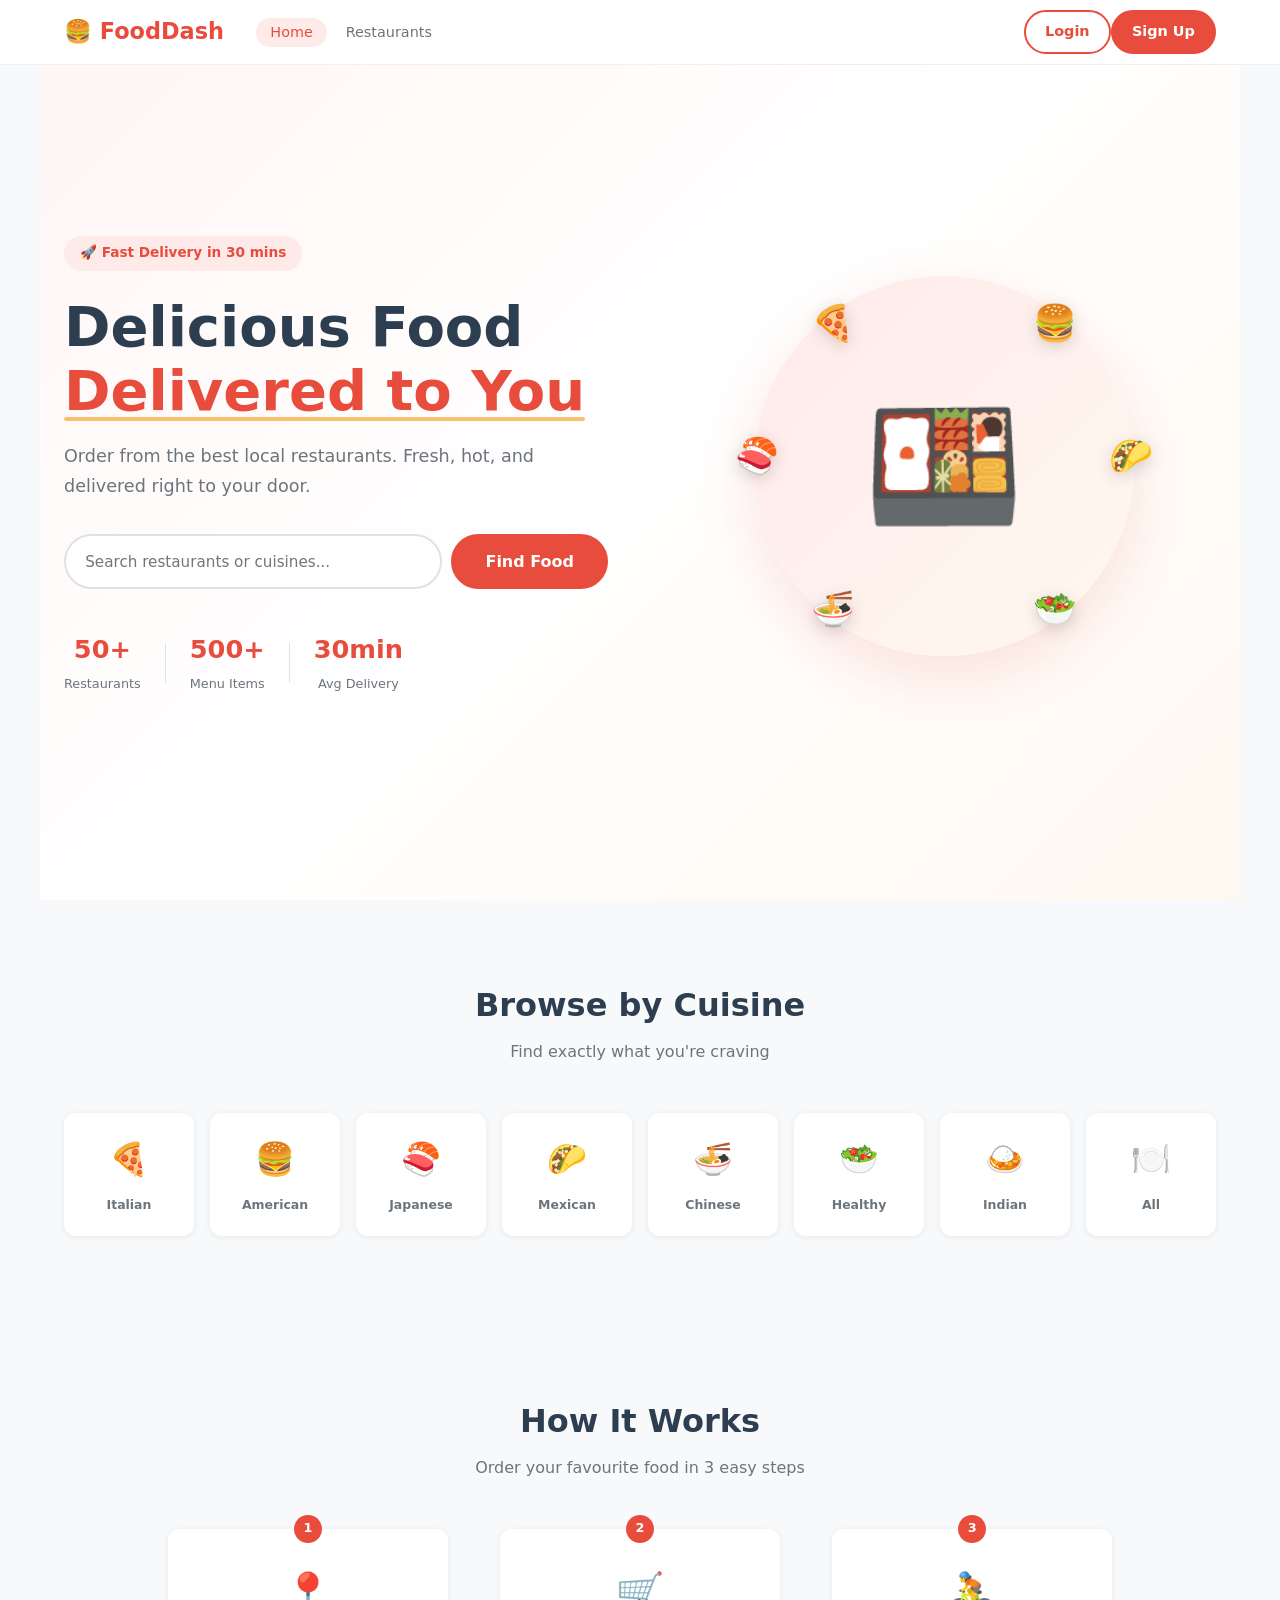
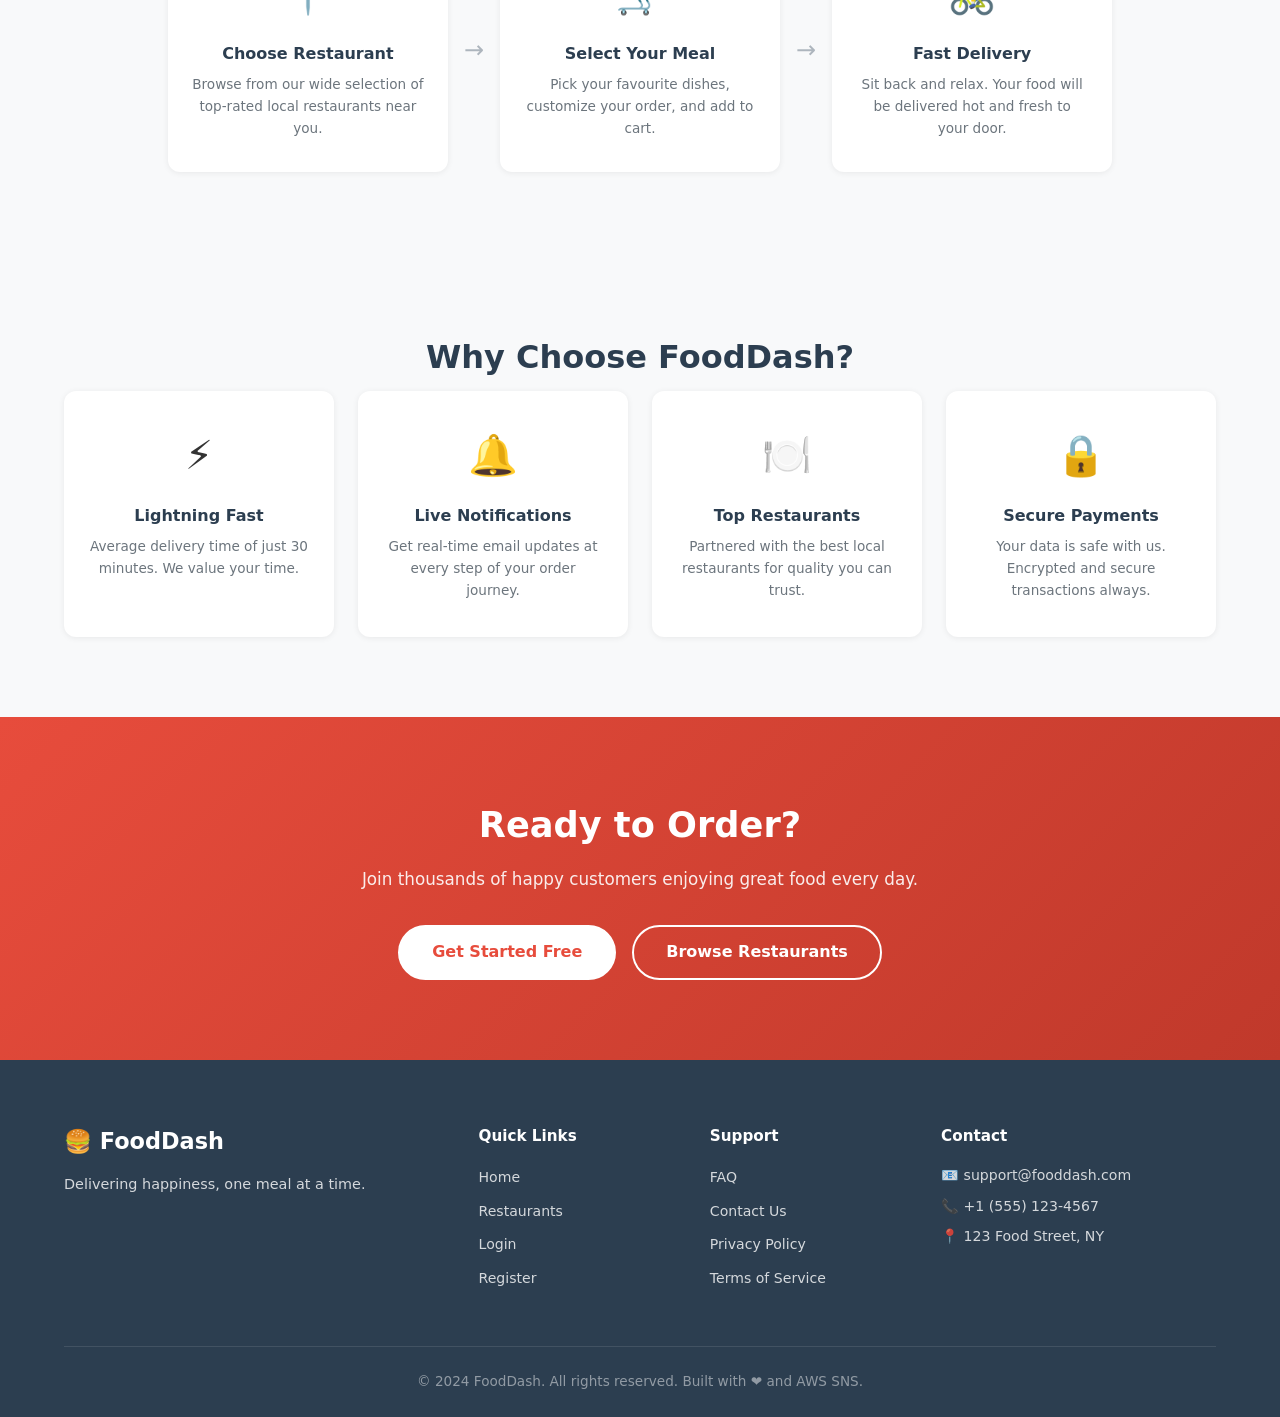
<file: src/main/resources/static/index.html>
<!DOCTYPE html>
<html lang="en">
<head>
    <meta charset="UTF-8">
    <meta name="viewport" content="width=device-width, initial-scale=1.0">
    <title>FoodDash — Fast Food Delivery</title>
    <link rel="stylesheet" href="css/main.css">
    <link rel="stylesheet" href="css/home.css">
</head>
<body>

<!-- ── NAVBAR ─────────────────────────────────────────────────────────────── -->
<nav class="navbar" id="navbar">
    <div class="nav-container">
        <a href="index.html" class="nav-logo">🍔 FoodDash</a>
        <ul class="nav-menu" id="navMenu">
            <li><a href="index.html" class="nav-link active">Home</a></li>
            <li><a href="pages/restaurants.html" class="nav-link">Restaurants</a></li>
            <li><a href="pages/orders.html" class="nav-link" id="ordersNavLink" style="display:none">My Orders</a></li>
        </ul>
        <div class="nav-actions">
            <div id="guestActions">
                <a href="pages/login.html" class="btn btn-outline">Login</a>
                <a href="pages/register.html" class="btn btn-primary">Sign Up</a>
            </div>
            <div id="userActions" style="display:none">
                <span class="nav-user" id="navUserName"></span>
                <a href="pages/orders.html" class="btn btn-outline">My Orders</a>
                <button class="btn btn-danger" onclick="logout()">Logout</button>
            </div>
        </div>
        <button class="hamburger" id="hamburger" onclick="toggleMenu()">☰</button>
    </div>
</nav>

<!-- ── HERO ───────────────────────────────────────────────────────────────── -->
<section class="hero">
    <div class="hero-content">
        <div class="hero-badge">🚀 Fast Delivery in 30 mins</div>
        <h1 class="hero-title">
            Delicious Food<br>
            <span class="hero-highlight">Delivered to You</span>
        </h1>
        <p class="hero-subtitle">
            Order from the best local restaurants. Fresh, hot, and delivered right to your door.
        </p>
        <div class="hero-search">
            <input type="text" id="heroSearch" placeholder="Search restaurants or cuisines..." class="search-input">
            <a href="pages/restaurants.html" class="btn btn-primary btn-lg" id="heroSearchBtn">Find Food</a>
        </div>
        <div class="hero-stats">
            <div class="stat"><span class="stat-num">50+</span><span class="stat-label">Restaurants</span></div>
            <div class="stat-divider"></div>
            <div class="stat"><span class="stat-num">500+</span><span class="stat-label">Menu Items</span></div>
            <div class="stat-divider"></div>
            <div class="stat"><span class="stat-num">30min</span><span class="stat-label">Avg Delivery</span></div>
        </div>
    </div>
    <div class="hero-image">
        <div class="hero-food-card">
            <div class="food-float food-1">🍕</div>
            <div class="food-float food-2">🍔</div>
            <div class="food-float food-3">🍣</div>
            <div class="food-float food-4">🌮</div>
            <div class="food-float food-5">🍜</div>
            <div class="food-float food-6">🥗</div>
            <div class="hero-bowl">🍱</div>
        </div>
    </div>
</section>

<!-- ── CATEGORIES ─────────────────────────────────────────────────────────── -->
<section class="section">
    <div class="container">
        <h2 class="section-title">Browse by Cuisine</h2>
        <p class="section-subtitle">Find exactly what you're craving</p>
        <div class="categories-grid">
            <a href="pages/restaurants.html?cuisine=Italian" class="category-card">
                <div class="category-icon">🍕</div>
                <span>Italian</span>
            </a>
            <a href="pages/restaurants.html?cuisine=American" class="category-card">
                <div class="category-icon">🍔</div>
                <span>American</span>
            </a>
            <a href="pages/restaurants.html?cuisine=Japanese" class="category-card">
                <div class="category-icon">🍣</div>
                <span>Japanese</span>
            </a>
            <a href="pages/restaurants.html?cuisine=Mexican" class="category-card">
                <div class="category-icon">🌮</div>
                <span>Mexican</span>
            </a>
            <a href="pages/restaurants.html?cuisine=Chinese" class="category-card">
                <div class="category-icon">🍜</div>
                <span>Chinese</span>
            </a>
            <a href="pages/restaurants.html?cuisine=Healthy" class="category-card">
                <div class="category-icon">🥗</div>
                <span>Healthy</span>
            </a>
            <a href="pages/restaurants.html?cuisine=Indian" class="category-card">
                <div class="category-icon">🍛</div>
                <span>Indian</span>
            </a>
            <a href="pages/restaurants.html" class="category-card">
                <div class="category-icon">🍽️</div>
                <span>All</span>
            </a>
        </div>
    </div>
</section>

<!-- ── HOW IT WORKS ────────────────────────────────────────────────────────── -->
<section class="section section-gray">
    <div class="container">
        <h2 class="section-title">How It Works</h2>
        <p class="section-subtitle">Order your favourite food in 3 easy steps</p>
        <div class="steps-grid">
            <div class="step-card">
                <div class="step-number">1</div>
                <div class="step-icon">📍</div>
                <h3>Choose Restaurant</h3>
                <p>Browse from our wide selection of top-rated local restaurants near you.</p>
            </div>
            <div class="step-arrow">→</div>
            <div class="step-card">
                <div class="step-number">2</div>
                <div class="step-icon">🛒</div>
                <h3>Select Your Meal</h3>
                <p>Pick your favourite dishes, customize your order, and add to cart.</p>
            </div>
            <div class="step-arrow">→</div>
            <div class="step-card">
                <div class="step-number">3</div>
                <div class="step-icon">🚴</div>
                <h3>Fast Delivery</h3>
                <p>Sit back and relax. Your food will be delivered hot and fresh to your door.</p>
            </div>
        </div>
    </div>
</section>

<!-- ── FEATURES ───────────────────────────────────────────────────────────── -->
<section class="section">
    <div class="container">
        <h2 class="section-title">Why Choose FoodDash?</h2>
        <div class="features-grid">
            <div class="feature-card">
                <div class="feature-icon">⚡</div>
                <h3>Lightning Fast</h3>
                <p>Average delivery time of just 30 minutes. We value your time.</p>
            </div>
            <div class="feature-card">
                <div class="feature-icon">🔔</div>
                <h3>Live Notifications</h3>
                <p>Get real-time email updates at every step of your order journey.</p>
            </div>
            <div class="feature-card">
                <div class="feature-icon">🍽️</div>
                <h3>Top Restaurants</h3>
                <p>Partnered with the best local restaurants for quality you can trust.</p>
            </div>
            <div class="feature-card">
                <div class="feature-icon">🔒</div>
                <h3>Secure Payments</h3>
                <p>Your data is safe with us. Encrypted and secure transactions always.</p>
            </div>
        </div>
    </div>
</section>

<!-- ── CTA ────────────────────────────────────────────────────────────────── -->
<section class="cta-section">
    <div class="container">
        <div class="cta-content">
            <h2>Ready to Order?</h2>
            <p>Join thousands of happy customers enjoying great food every day.</p>
            <div class="cta-buttons">
                <a href="pages/register.html" class="btn btn-white btn-lg">Get Started Free</a>
                <a href="pages/restaurants.html" class="btn btn-outline-white btn-lg">Browse Restaurants</a>
            </div>
        </div>
    </div>
</section>

<!-- ── FOOTER ─────────────────────────────────────────────────────────────── -->
<footer class="footer">
    <div class="container">
        <div class="footer-grid">
            <div class="footer-brand">
                <div class="footer-logo">🍔 FoodDash</div>
                <p>Delivering happiness, one meal at a time.</p>
            </div>
            <div class="footer-links">
                <h4>Quick Links</h4>
                <ul>
                    <li><a href="index.html">Home</a></li>
                    <li><a href="pages/restaurants.html">Restaurants</a></li>
                    <li><a href="pages/login.html">Login</a></li>
                    <li><a href="pages/register.html">Register</a></li>
                </ul>
            </div>
            <div class="footer-links">
                <h4>Support</h4>
                <ul>
                    <li><a href="#">FAQ</a></li>
                    <li><a href="#">Contact Us</a></li>
                    <li><a href="#">Privacy Policy</a></li>
                    <li><a href="#">Terms of Service</a></li>
                </ul>
            </div>
            <div class="footer-contact">
                <h4>Contact</h4>
                <p>📧 support@fooddash.com</p>
                <p>📞 +1 (555) 123-4567</p>
                <p>📍 123 Food Street, NY</p>
            </div>
        </div>
        <div class="footer-bottom">
            <p>© 2024 FoodDash. All rights reserved. Built with ❤️ and AWS SNS.</p>
        </div>
    </div>
</footer>

<script src="js/auth.js"></script>
<script>
    // Navbar scroll effect
    window.addEventListener('scroll', () => {
        document.getElementById('navbar').classList.toggle('scrolled', window.scrollY > 50);
    });

    // Hero search redirect
    document.getElementById('heroSearch').addEventListener('keypress', (e) => {
        if (e.key === 'Enter') {
            const q = e.target.value.trim();
            if (q) window.location.href = `pages/restaurants.html?search=${encodeURIComponent(q)}`;
        }
    });

    document.getElementById('heroSearchBtn').addEventListener('click', () => {
        const q = document.getElementById('heroSearch').value.trim();
        if (q) window.location.href = `pages/restaurants.html?search=${encodeURIComponent(q)}`;
        else window.location.href = 'pages/restaurants.html';
    });

    function toggleMenu() {
        document.getElementById('navMenu').classList.toggle('open');
    }

    function logout() {
        localStorage.removeItem('token');
        localStorage.removeItem('user');
        window.location.reload();
    }
</script>
</body>
</html>
</file>
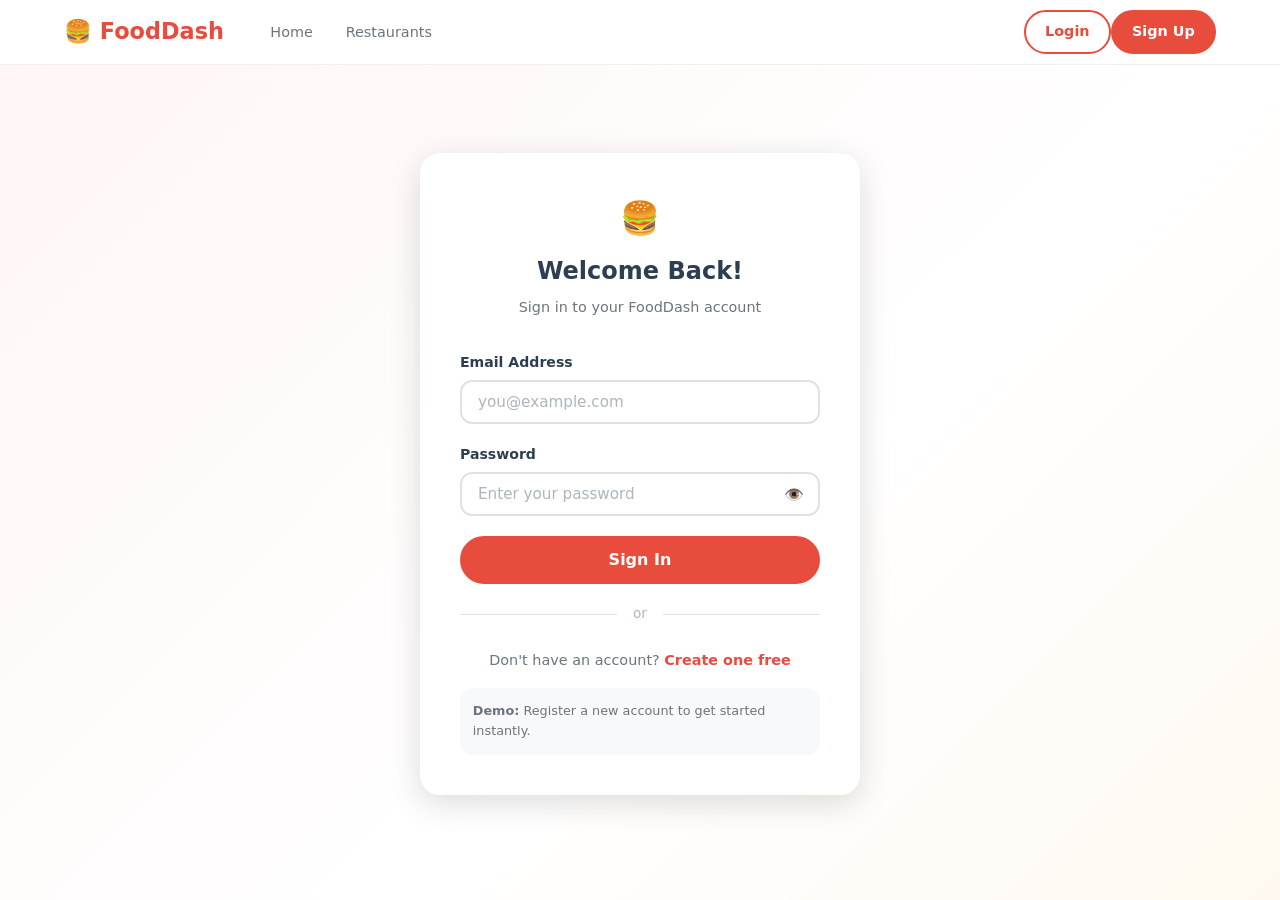
<file: src/main/resources/static/pages/login.html>
<!DOCTYPE html>
<html lang="en">
<head>
    <meta charset="UTF-8">
    <meta name="viewport" content="width=device-width, initial-scale=1.0">
    <title>Login — FoodDash</title>
    <link rel="stylesheet" href="../css/main.css">
    <link rel="stylesheet" href="../css/pages.css">
</head>
<body>

<!-- NAVBAR -->
<nav class="navbar" id="navbar">
    <div class="nav-container">
        <a href="../index.html" class="nav-logo">🍔 FoodDash</a>
        <ul class="nav-menu" id="navMenu">
            <li><a href="../index.html" class="nav-link">Home</a></li>
            <li><a href="restaurants.html" class="nav-link">Restaurants</a></li>
        </ul>
        <div class="nav-actions">
            <div id="guestActions">
                <a href="login.html" class="btn btn-outline active">Login</a>
                <a href="register.html" class="btn btn-primary">Sign Up</a>
            </div>
            <div id="userActions" style="display:none">
                <span class="nav-user" id="navUserName"></span>
                <button class="btn btn-danger" onclick="logout()">Logout</button>
            </div>
        </div>
        <button class="hamburger" onclick="toggleMenu()">☰</button>
    </div>
</nav>

<!-- LOGIN FORM -->
<div class="auth-page">
    <div class="auth-card">
        <div class="auth-logo">🍔</div>
        <h2>Welcome Back!</h2>
        <p class="auth-subtitle">Sign in to your FoodDash account</p>

        <div id="alertBox"></div>

        <form id="loginForm" onsubmit="handleLogin(event)" novalidate>
            <div class="form-group">
                <label class="form-label">Email Address</label>
                <input type="email" id="email" class="form-control"
                       placeholder="you@example.com" required autocomplete="email">
            </div>

            <div class="form-group">
                <label class="form-label">Password</label>
                <div class="password-wrap">
                    <input type="password" id="password" class="form-control"
                           placeholder="Enter your password" required autocomplete="current-password">
                    <button type="button" class="password-toggle" onclick="togglePassword('password', this)">👁️</button>
                </div>
            </div>

            <button type="submit" class="btn btn-primary btn-block btn-lg" id="submitBtn">
                Sign In
            </button>
        </form>

        <div class="auth-divider">or</div>

        <div class="auth-switch">
            Don't have an account? <a href="register.html">Create one free</a>
        </div>

        <div style="margin-top:1rem;padding:0.8rem;background:var(--gray-100);border-radius:var(--radius-md);font-size:0.8rem;color:var(--gray-700)">
            <strong>Demo:</strong> Register a new account to get started instantly.
        </div>
    </div>
</div>

<script src="../js/auth.js"></script>
<script>
    // Redirect if already logged in
    if (isLoggedIn()) window.location.href = 'restaurants.html';

    async function handleLogin(e) {
        e.preventDefault();
        const email    = document.getElementById('email').value.trim();
        const password = document.getElementById('password').value;
        const btn      = document.getElementById('submitBtn');
        const alertBox = document.getElementById('alertBox');

        alertBox.innerHTML = '';

        if (!email || !password) {
            alertBox.innerHTML = `<div class="alert alert-error">⚠️ Please fill in all fields.</div>`;
            return;
        }

        btn.disabled     = true;
        btn.textContent  = 'Signing in...';

        try {
            const res = await apiFetch('/auth/login', 'POST', { email, password }, false);
            saveAuth(res.data.token, { name: res.data.name, email: res.data.email, role: res.data.role });
            showToast('Welcome back, ' + res.data.name + '! 🎉', 'success');
            setTimeout(() => window.location.href = 'restaurants.html', 500);
        } catch (err) {
            alertBox.innerHTML = `<div class="alert alert-error">❌ ${err.message}</div>`;
            btn.disabled    = false;
            btn.textContent = 'Sign In';
        }
    }

    function togglePassword(id, btn) {
        const input = document.getElementById(id);
        if (input.type === 'password') { input.type = 'text';     btn.textContent = '🙈'; }
        else                           { input.type = 'password'; btn.textContent = '👁️'; }
    }

    function toggleMenu() { document.getElementById('navMenu').classList.toggle('open'); }

    window.addEventListener('scroll', () => {
        document.getElementById('navbar').classList.toggle('scrolled', window.scrollY > 10);
    });
</script>
</body>
</html>
</file>
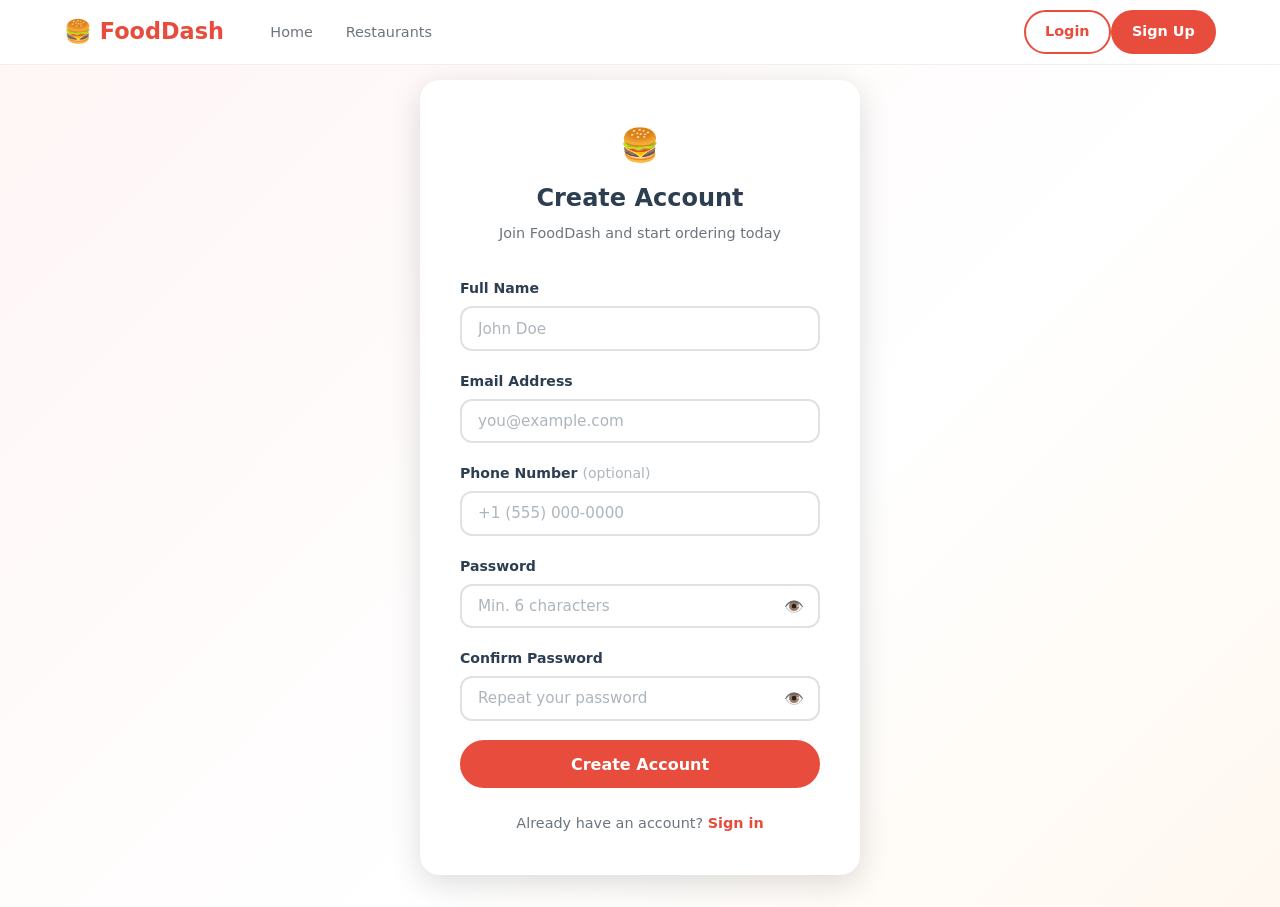
<file: src/main/resources/static/pages/register.html>
<!DOCTYPE html>
<html lang="en">
<head>
    <meta charset="UTF-8">
    <meta name="viewport" content="width=device-width, initial-scale=1.0">
    <title>Register — FoodDash</title>
    <link rel="stylesheet" href="../css/main.css">
    <link rel="stylesheet" href="../css/pages.css">
</head>
<body>

<!-- NAVBAR -->
<nav class="navbar" id="navbar">
    <div class="nav-container">
        <a href="../index.html" class="nav-logo">🍔 FoodDash</a>
        <ul class="nav-menu" id="navMenu">
            <li><a href="../index.html" class="nav-link">Home</a></li>
            <li><a href="restaurants.html" class="nav-link">Restaurants</a></li>
        </ul>
        <div class="nav-actions">
            <div id="guestActions">
                <a href="login.html" class="btn btn-outline">Login</a>
                <a href="register.html" class="btn btn-primary">Sign Up</a>
            </div>
            <div id="userActions" style="display:none">
                <span class="nav-user" id="navUserName"></span>
                <button class="btn btn-danger" onclick="logout()">Logout</button>
            </div>
        </div>
        <button class="hamburger" onclick="toggleMenu()">☰</button>
    </div>
</nav>

<!-- REGISTER FORM -->
<div class="auth-page">
    <div class="auth-card">
        <div class="auth-logo">🍔</div>
        <h2>Create Account</h2>
        <p class="auth-subtitle">Join FoodDash and start ordering today</p>

        <div id="alertBox"></div>

        <form id="registerForm" onsubmit="handleRegister(event)" novalidate>
            <div class="form-group">
                <label class="form-label">Full Name</label>
                <input type="text" id="name" class="form-control"
                       placeholder="John Doe" required autocomplete="name">
            </div>

            <div class="form-group">
                <label class="form-label">Email Address</label>
                <input type="email" id="email" class="form-control"
                       placeholder="you@example.com" required autocomplete="email">
            </div>

            <div class="form-group">
                <label class="form-label">Phone Number <span style="color:var(--gray-500);font-weight:400">(optional)</span></label>
                <input type="tel" id="phone" class="form-control"
                       placeholder="+1 (555) 000-0000" autocomplete="tel">
            </div>

            <div class="form-group">
                <label class="form-label">Password</label>
                <div class="password-wrap">
                    <input type="password" id="password" class="form-control"
                           placeholder="Min. 6 characters" required autocomplete="new-password">
                    <button type="button" class="password-toggle" onclick="togglePassword('password', this)">👁️</button>
                </div>
                <div id="passwordStrength" style="margin-top:0.4rem;font-size:0.78rem"></div>
            </div>

            <div class="form-group">
                <label class="form-label">Confirm Password</label>
                <div class="password-wrap">
                    <input type="password" id="confirmPassword" class="form-control"
                           placeholder="Repeat your password" required autocomplete="new-password">
                    <button type="button" class="password-toggle" onclick="togglePassword('confirmPassword', this)">👁️</button>
                </div>
            </div>

            <button type="submit" class="btn btn-primary btn-block btn-lg" id="submitBtn">
                Create Account
            </button>
        </form>

        <div class="auth-switch">
            Already have an account? <a href="login.html">Sign in</a>
        </div>
    </div>
</div>

<script src="../js/auth.js"></script>
<script>
    if (isLoggedIn()) window.location.href = 'restaurants.html';

    // Password strength indicator
    document.getElementById('password').addEventListener('input', function () {
        const val = this.value;
        const el  = document.getElementById('passwordStrength');
        if (!val) { el.innerHTML = ''; return; }

        let strength = 0;
        if (val.length >= 6)  strength++;
        if (val.length >= 10) strength++;
        if (/[A-Z]/.test(val)) strength++;
        if (/[0-9]/.test(val)) strength++;
        if (/[^A-Za-z0-9]/.test(val)) strength++;

        const labels = ['', 'Weak', 'Fair', 'Good', 'Strong', 'Very Strong'];
        const colors = ['', '#e74c3c', '#f39c12', '#f39c12', '#27ae60', '#27ae60'];
        el.innerHTML = `<span style="color:${colors[strength]}">● ${labels[strength]}</span>`;
    });

    async function handleRegister(e) {
        e.preventDefault();
        const name     = document.getElementById('name').value.trim();
        const email    = document.getElementById('email').value.trim();
        const phone    = document.getElementById('phone').value.trim();
        const password = document.getElementById('password').value;
        const confirm  = document.getElementById('confirmPassword').value;
        const btn      = document.getElementById('submitBtn');
        const alertBox = document.getElementById('alertBox');

        alertBox.innerHTML = '';

        if (!name || !email || !password) {
            alertBox.innerHTML = `<div class="alert alert-error">⚠️ Please fill in all required fields.</div>`;
            return;
        }
        if (password.length < 6) {
            alertBox.innerHTML = `<div class="alert alert-error">⚠️ Password must be at least 6 characters.</div>`;
            return;
        }
        if (password !== confirm) {
            alertBox.innerHTML = `<div class="alert alert-error">⚠️ Passwords do not match.</div>`;
            return;
        }

        btn.disabled    = true;
        btn.textContent = 'Creating account...';

        try {
            const res = await apiFetch('/auth/register', 'POST', { name, email, password, phone }, false);
            saveAuth(res.data.token, { name: res.data.name, email: res.data.email, role: res.data.role });
            showToast('Account created! Welcome, ' + res.data.name + ' 🎉', 'success');
            setTimeout(() => window.location.href = 'restaurants.html', 600);
        } catch (err) {
            alertBox.innerHTML = `<div class="alert alert-error">❌ ${err.message}</div>`;
            btn.disabled    = false;
            btn.textContent = 'Create Account';
        }
    }

    function togglePassword(id, btn) {
        const input = document.getElementById(id);
        if (input.type === 'password') { input.type = 'text';     btn.textContent = '🙈'; }
        else                           { input.type = 'password'; btn.textContent = '👁️'; }
    }

    function toggleMenu() { document.getElementById('navMenu').classList.toggle('open'); }

    window.addEventListener('scroll', () => {
        document.getElementById('navbar').classList.toggle('scrolled', window.scrollY > 10);
    });
</script>
</body>
</html>
</file>
<file: src/main/resources/static/css/main.css>
/* ═══════════════════════════════════════════════════════════════
   FOODDASH — GLOBAL STYLES
   Design tokens, reset, navbar, buttons, footer, utilities
═══════════════════════════════════════════════════════════════ */

/* ── Variables ──────────────────────────────────────────────── */
:root {
    --primary:       #e74c3c;
    --primary-dark:  #c0392b;
    --primary-light: #ffeaea;
    --secondary:     #f39c12;
    --success:       #27ae60;
    --info:          #2980b9;
    --warning:       #f39c12;
    --danger:        #e74c3c;
    --dark:          #2c3e50;
    --gray-100:      #f8f9fa;
    --gray-200:      #f0f0f0;
    --gray-300:      #dee2e6;
    --gray-500:      #adb5bd;
    --gray-700:      #6c757d;
    --gray-900:      #333;
    --white:         #ffffff;
    --shadow-sm:     0 1px 6px rgba(0,0,0,0.07);
    --shadow-md:     0 4px 16px rgba(0,0,0,0.10);
    --shadow-lg:     0 8px 32px rgba(0,0,0,0.14);
    --radius-sm:     6px;
    --radius-md:     12px;
    --radius-lg:     20px;
    --radius-full:   9999px;
    --transition:    0.2s ease;
    --font:          'Segoe UI', system-ui, -apple-system, sans-serif;
}

/* ── Reset ───────────────────────────────────────────────────── */
*, *::before, *::after { margin: 0; padding: 0; box-sizing: border-box; }
html { scroll-behavior: smooth; }
body { font-family: var(--font); background: var(--gray-100); color: var(--gray-900); line-height: 1.6; }
a { text-decoration: none; color: inherit; }
ul { list-style: none; }
img { max-width: 100%; display: block; }
button { cursor: pointer; font-family: var(--font); }
input, textarea, select { font-family: var(--font); }

/* ── Container ───────────────────────────────────────────────── */
.container { max-width: 1200px; margin: 0 auto; padding: 0 1.5rem; }

/* ── Buttons ─────────────────────────────────────────────────── */
.btn {
    display: inline-flex;
    align-items: center;
    gap: 0.4rem;
    padding: 0.55rem 1.2rem;
    border-radius: var(--radius-full);
    font-size: 0.9rem;
    font-weight: 600;
    border: 2px solid transparent;
    transition: all var(--transition);
    white-space: nowrap;
}
.btn-lg { padding: 0.8rem 2rem; font-size: 1rem; }
.btn-sm { padding: 0.35rem 0.9rem; font-size: 0.8rem; }
.btn-block { width: 100%; justify-content: center; }

.btn-primary  { background: var(--primary); color: var(--white); border-color: var(--primary); }
.btn-primary:hover { background: var(--primary-dark); border-color: var(--primary-dark); transform: translateY(-1px); box-shadow: 0 4px 12px rgba(231,76,60,0.35); }

.btn-outline  { background: transparent; color: var(--primary); border-color: var(--primary); }
.btn-outline:hover { background: var(--primary-light); }

.btn-danger   { background: var(--primary); color: var(--white); border-color: var(--primary); }
.btn-danger:hover { background: var(--primary-dark); }

.btn-white    { background: var(--white); color: var(--primary); border-color: var(--white); }
.btn-white:hover { background: var(--gray-100); }

.btn-outline-white { background: transparent; color: var(--white); border-color: var(--white); }
.btn-outline-white:hover { background: rgba(255,255,255,0.15); }

.btn-success  { background: var(--success); color: var(--white); border-color: var(--success); }
.btn-success:hover { background: #219a52; }

.btn-gray     { background: var(--gray-200); color: var(--gray-900); border-color: var(--gray-200); }
.btn-gray:hover { background: var(--gray-300); }

/* ── Navbar ──────────────────────────────────────────────────── */
.navbar {
    position: fixed;
    top: 0; left: 0; right: 0;
    z-index: 1000;
    background: rgba(255,255,255,0.95);
    backdrop-filter: blur(10px);
    border-bottom: 1px solid var(--gray-200);
    transition: box-shadow var(--transition);
}
.navbar.scrolled { box-shadow: var(--shadow-md); }

.nav-container {
    max-width: 1200px;
    margin: 0 auto;
    padding: 0 1.5rem;
    height: 64px;
    display: flex;
    align-items: center;
    gap: 2rem;
}

.nav-logo {
    font-size: 1.4rem;
    font-weight: 800;
    color: var(--primary);
    flex-shrink: 0;
}

.nav-menu {
    display: flex;
    gap: 0.25rem;
    flex: 1;
}

.nav-link {
    padding: 0.4rem 0.9rem;
    border-radius: var(--radius-full);
    font-size: 0.9rem;
    font-weight: 500;
    color: var(--gray-700);
    transition: all var(--transition);
}
.nav-link:hover, .nav-link.active {
    background: var(--primary-light);
    color: var(--primary);
}

.nav-actions { display: flex; gap: 0.6rem; align-items: center; }

.nav-user {
    font-size: 0.85rem;
    font-weight: 600;
    color: var(--dark);
    padding: 0.4rem 0.8rem;
    background: var(--gray-100);
    border-radius: var(--radius-full);
}

.hamburger {
    display: none;
    background: none;
    border: none;
    font-size: 1.4rem;
    color: var(--dark);
    margin-left: auto;
}

/* ── Section ─────────────────────────────────────────────────── */
.section { padding: 5rem 0; }
.section-gray { background: var(--gray-100); }
.section-white { background: var(--white); }

.section-title {
    font-size: 2rem;
    font-weight: 800;
    color: var(--dark);
    text-align: center;
    margin-bottom: 0.5rem;
}
.section-subtitle {
    text-align: center;
    color: var(--gray-700);
    margin-bottom: 3rem;
    font-size: 1rem;
}

/* ── Cards ───────────────────────────────────────────────────── */
.card {
    background: var(--white);
    border-radius: var(--radius-md);
    box-shadow: var(--shadow-sm);
    overflow: hidden;
    transition: transform var(--transition), box-shadow var(--transition);
}
.card:hover { transform: translateY(-4px); box-shadow: var(--shadow-md); }

/* ── Badges ──────────────────────────────────────────────────── */
.badge {
    display: inline-block;
    padding: 0.2rem 0.7rem;
    border-radius: var(--radius-full);
    font-size: 0.75rem;
    font-weight: 600;
}
.badge-primary  { background: var(--primary-light); color: var(--primary); }
.badge-success  { background: #d4edda; color: #155724; }
.badge-warning  { background: #fff3cd; color: #856404; }
.badge-info     { background: #cff4fc; color: #055160; }
.badge-delivery { background: #d1ecf1; color: #0c5460; }

/* ── Form Elements ───────────────────────────────────────────── */
.form-group { margin-bottom: 1.2rem; }
.form-label {
    display: block;
    margin-bottom: 0.4rem;
    font-weight: 600;
    font-size: 0.88rem;
    color: var(--dark);
}
.form-control {
    width: 100%;
    padding: 0.7rem 1rem;
    border: 2px solid var(--gray-300);
    border-radius: var(--radius-md);
    font-size: 0.95rem;
    transition: border-color var(--transition), box-shadow var(--transition);
    background: var(--white);
    color: var(--gray-900);
}
.form-control:focus {
    outline: none;
    border-color: var(--primary);
    box-shadow: 0 0 0 3px rgba(231,76,60,0.12);
}
.form-control::placeholder { color: var(--gray-500); }

/* ── Alerts ──────────────────────────────────────────────────── */
.alert {
    padding: 0.85rem 1.1rem;
    border-radius: var(--radius-md);
    margin-bottom: 1rem;
    font-size: 0.9rem;
    display: flex;
    align-items: center;
    gap: 0.5rem;
}
.alert-error   { background: #ffeaea; color: var(--primary-dark); border: 1px solid #f5c6cb; }
.alert-success { background: #d4edda; color: #155724; border: 1px solid #c3e6cb; }
.alert-info    { background: #cff4fc; color: #055160; border: 1px solid #b6effb; }
.alert-warning { background: #fff3cd; color: #856404; border: 1px solid #ffeeba; }

/* ── Loading Spinner ─────────────────────────────────────────── */
.spinner {
    width: 40px; height: 40px;
    border: 4px solid var(--gray-200);
    border-top-color: var(--primary);
    border-radius: 50%;
    animation: spin 0.8s linear infinite;
    margin: 2rem auto;
}
@keyframes spin { to { transform: rotate(360deg); } }

.loading-container { text-align: center; padding: 4rem 2rem; color: var(--gray-700); }
.loading-container p { margin-top: 1rem; }

/* ── Empty State ─────────────────────────────────────────────── */
.empty-state {
    text-align: center;
    padding: 4rem 2rem;
    color: var(--gray-700);
}
.empty-state .empty-icon { font-size: 4rem; margin-bottom: 1rem; }
.empty-state h3 { font-size: 1.3rem; margin-bottom: 0.5rem; color: var(--dark); }

/* ── Toast Notification ──────────────────────────────────────── */
.toast-container {
    position: fixed;
    bottom: 2rem;
    left: 50%;
    transform: translateX(-50%);
    z-index: 9999;
    display: flex;
    flex-direction: column;
    gap: 0.5rem;
    align-items: center;
}
.toast {
    background: var(--dark);
    color: var(--white);
    padding: 0.8rem 1.5rem;
    border-radius: var(--radius-full);
    font-size: 0.9rem;
    font-weight: 500;
    box-shadow: var(--shadow-lg);
    animation: slideUp 0.3s ease, fadeOut 0.3s ease 2.7s forwards;
    white-space: nowrap;
}
.toast.toast-success { background: var(--success); }
.toast.toast-error   { background: var(--primary); }
@keyframes slideUp   { from { opacity: 0; transform: translateY(20px); } to { opacity: 1; transform: translateY(0); } }
@keyframes fadeOut   { to { opacity: 0; transform: translateY(-10px); } }

/* ── Page Header ─────────────────────────────────────────────── */
.page-header {
    background: linear-gradient(135deg, var(--primary) 0%, var(--primary-dark) 100%);
    color: var(--white);
    padding: 6rem 0 3rem;
    margin-bottom: 2rem;
}
.page-header h1 { font-size: 2rem; font-weight: 800; margin-bottom: 0.4rem; }
.page-header p  { opacity: 0.85; font-size: 1rem; }

/* ── Footer ──────────────────────────────────────────────────── */
.footer {
    background: var(--dark);
    color: rgba(255,255,255,0.8);
    padding: 4rem 0 0;
}
.footer-grid {
    display: grid;
    grid-template-columns: 2fr 1fr 1fr 1.5fr;
    gap: 3rem;
    padding-bottom: 3rem;
    border-bottom: 1px solid rgba(255,255,255,0.1);
}
.footer-logo { font-size: 1.4rem; font-weight: 800; color: var(--white); margin-bottom: 0.8rem; }
.footer-brand p { font-size: 0.9rem; line-height: 1.7; }
.footer-links h4, .footer-contact h4 {
    color: var(--white);
    font-size: 0.95rem;
    margin-bottom: 1rem;
    font-weight: 700;
}
.footer-links ul li { margin-bottom: 0.5rem; }
.footer-links ul li a { font-size: 0.88rem; transition: color var(--transition); }
.footer-links ul li a:hover { color: var(--white); }
.footer-contact p { font-size: 0.88rem; margin-bottom: 0.5rem; }
.footer-bottom {
    text-align: center;
    padding: 1.5rem 0;
    font-size: 0.85rem;
    opacity: 0.6;
}

/* ── Responsive ──────────────────────────────────────────────── */
@media (max-width: 768px) {
    .nav-menu {
        display: none;
        position: absolute;
        top: 64px; left: 0; right: 0;
        background: var(--white);
        flex-direction: column;
        padding: 1rem;
        border-bottom: 1px solid var(--gray-200);
        box-shadow: var(--shadow-md);
    }
    .nav-menu.open { display: flex; }
    .hamburger { display: block; }
    .nav-actions { gap: 0.4rem; }
    .nav-actions .btn { padding: 0.4rem 0.8rem; font-size: 0.8rem; }
    .footer-grid { grid-template-columns: 1fr 1fr; gap: 2rem; }
    .section { padding: 3rem 0; }
    .section-title { font-size: 1.5rem; }
}

@media (max-width: 480px) {
    .footer-grid { grid-template-columns: 1fr; }
    .nav-actions .btn-outline { display: none; }
}
</file>
<file: src/main/resources/static/css/home.css>
/* ═══════════════════════════════════════════════════════════════
   HOME PAGE STYLES
═══════════════════════════════════════════════════════════════ */

/* ── Hero ────────────────────────────────────────────────────── */
.hero {
    min-height: 100vh;
    background: linear-gradient(135deg, #fff5f5 0%, #fff 50%, #fff8f0 100%);
    display: flex;
    align-items: center;
    padding: 6rem 1.5rem 4rem;
    max-width: 1200px;
    margin: 0 auto;
    gap: 4rem;
}

.hero-content { flex: 1; max-width: 580px; }

.hero-badge {
    display: inline-flex;
    align-items: center;
    gap: 0.4rem;
    background: var(--primary-light);
    color: var(--primary);
    padding: 0.4rem 1rem;
    border-radius: var(--radius-full);
    font-size: 0.85rem;
    font-weight: 600;
    margin-bottom: 1.5rem;
    animation: fadeInDown 0.6s ease;
}

.hero-title {
    font-size: clamp(2.2rem, 5vw, 3.5rem);
    font-weight: 900;
    line-height: 1.15;
    color: var(--dark);
    margin-bottom: 1.2rem;
    animation: fadeInDown 0.7s ease;
}

.hero-highlight {
    color: var(--primary);
    position: relative;
}
.hero-highlight::after {
    content: '';
    position: absolute;
    bottom: 2px; left: 0; right: 0;
    height: 4px;
    background: var(--secondary);
    border-radius: 2px;
    opacity: 0.6;
}

.hero-subtitle {
    font-size: 1.1rem;
    color: var(--gray-700);
    margin-bottom: 2rem;
    line-height: 1.7;
    animation: fadeInDown 0.8s ease;
}

.hero-search {
    display: flex;
    gap: 0.6rem;
    margin-bottom: 2.5rem;
    animation: fadeInDown 0.9s ease;
}

.search-input {
    flex: 1;
    padding: 0.85rem 1.2rem;
    border: 2px solid var(--gray-300);
    border-radius: var(--radius-full);
    font-size: 0.95rem;
    transition: border-color var(--transition), box-shadow var(--transition);
    background: var(--white);
}
.search-input:focus {
    outline: none;
    border-color: var(--primary);
    box-shadow: 0 0 0 3px rgba(231,76,60,0.12);
}

.hero-stats {
    display: flex;
    align-items: center;
    gap: 1.5rem;
    animation: fadeInDown 1s ease;
}
.stat { text-align: center; }
.stat-num { display: block; font-size: 1.6rem; font-weight: 800; color: var(--primary); }
.stat-label { font-size: 0.8rem; color: var(--gray-700); font-weight: 500; }
.stat-divider { width: 1px; height: 40px; background: var(--gray-300); }

/* ── Hero Image / Food Float ─────────────────────────────────── */
.hero-image {
    flex: 1;
    display: flex;
    justify-content: center;
    align-items: center;
}

.hero-food-card {
    position: relative;
    width: 380px;
    height: 380px;
    background: linear-gradient(135deg, var(--primary-light), #fff8f0);
    border-radius: 50%;
    display: flex;
    align-items: center;
    justify-content: center;
    box-shadow: 0 20px 60px rgba(231,76,60,0.15);
}

.hero-bowl { font-size: 8rem; animation: pulse 3s ease-in-out infinite; }

.food-float {
    position: absolute;
    font-size: 2.2rem;
    animation: float 4s ease-in-out infinite;
    filter: drop-shadow(0 4px 8px rgba(0,0,0,0.15));
}
.food-1 { top: 5%;  left: 15%; animation-delay: 0s; }
.food-2 { top: 5%;  right: 15%; animation-delay: 0.5s; }
.food-3 { top: 40%; left: -5%; animation-delay: 1s; }
.food-4 { top: 40%; right: -5%; animation-delay: 1.5s; }
.food-5 { bottom: 5%; left: 15%; animation-delay: 2s; }
.food-6 { bottom: 5%; right: 15%; animation-delay: 2.5s; }

@keyframes float {
    0%, 100% { transform: translateY(0px) rotate(0deg); }
    50%       { transform: translateY(-12px) rotate(5deg); }
}
@keyframes pulse {
    0%, 100% { transform: scale(1); }
    50%       { transform: scale(1.05); }
}
@keyframes fadeInDown {
    from { opacity: 0; transform: translateY(-20px); }
    to   { opacity: 1; transform: translateY(0); }
}

/* ── Categories ──────────────────────────────────────────────── */
.categories-grid {
    display: grid;
    grid-template-columns: repeat(8, 1fr);
    gap: 1rem;
}

.category-card {
    display: flex;
    flex-direction: column;
    align-items: center;
    gap: 0.6rem;
    padding: 1.2rem 0.5rem;
    background: var(--white);
    border-radius: var(--radius-md);
    box-shadow: var(--shadow-sm);
    transition: all var(--transition);
    cursor: pointer;
    border: 2px solid transparent;
}
.category-card:hover {
    border-color: var(--primary);
    transform: translateY(-4px);
    box-shadow: var(--shadow-md);
}
.category-icon { font-size: 2rem; }
.category-card span { font-size: 0.78rem; font-weight: 600; color: var(--gray-700); }

/* ── How It Works ────────────────────────────────────────────── */
.steps-grid {
    display: flex;
    align-items: center;
    justify-content: center;
    gap: 1rem;
}

.step-card {
    flex: 1;
    max-width: 280px;
    background: var(--white);
    border-radius: var(--radius-md);
    padding: 2rem 1.5rem;
    text-align: center;
    box-shadow: var(--shadow-sm);
    position: relative;
}
.step-number {
    position: absolute;
    top: -14px; left: 50%;
    transform: translateX(-50%);
    width: 28px; height: 28px;
    background: var(--primary);
    color: var(--white);
    border-radius: 50%;
    font-size: 0.8rem;
    font-weight: 700;
    display: flex;
    align-items: center;
    justify-content: center;
}
.step-icon { font-size: 2.5rem; margin-bottom: 1rem; }
.step-card h3 { font-size: 1rem; font-weight: 700; margin-bottom: 0.5rem; color: var(--dark); }
.step-card p  { font-size: 0.85rem; color: var(--gray-700); line-height: 1.6; }
.step-arrow   { font-size: 1.5rem; color: var(--gray-500); flex-shrink: 0; }

/* ── Features ────────────────────────────────────────────────── */
.features-grid {
    display: grid;
    grid-template-columns: repeat(4, 1fr);
    gap: 1.5rem;
}

.feature-card {
    background: var(--white);
    border-radius: var(--radius-md);
    padding: 2rem 1.5rem;
    text-align: center;
    box-shadow: var(--shadow-sm);
    transition: all var(--transition);
    border-bottom: 3px solid transparent;
}
.feature-card:hover {
    transform: translateY(-4px);
    box-shadow: var(--shadow-md);
    border-bottom-color: var(--primary);
}
.feature-icon { font-size: 2.5rem; margin-bottom: 1rem; }
.feature-card h3 { font-size: 1rem; font-weight: 700; margin-bottom: 0.5rem; color: var(--dark); }
.feature-card p  { font-size: 0.85rem; color: var(--gray-700); line-height: 1.6; }

/* ── CTA ─────────────────────────────────────────────────────── */
.cta-section {
    background: linear-gradient(135deg, var(--primary) 0%, var(--primary-dark) 100%);
    padding: 5rem 0;
    text-align: center;
    color: var(--white);
}
.cta-content h2 { font-size: 2.2rem; font-weight: 800; margin-bottom: 0.8rem; }
.cta-content p  { font-size: 1.05rem; opacity: 0.9; margin-bottom: 2rem; }
.cta-buttons    { display: flex; gap: 1rem; justify-content: center; flex-wrap: wrap; }

/* ── Responsive ──────────────────────────────────────────────── */
@media (max-width: 1024px) {
    .categories-grid { grid-template-columns: repeat(4, 1fr); }
    .features-grid   { grid-template-columns: repeat(2, 1fr); }
    .hero { flex-direction: column; text-align: center; padding-top: 8rem; }
    .hero-stats { justify-content: center; }
    .hero-search { max-width: 500px; margin: 0 auto 2.5rem; }
    .hero-food-card { width: 280px; height: 280px; }
    .hero-bowl { font-size: 6rem; }
}

@media (max-width: 768px) {
    .categories-grid { grid-template-columns: repeat(4, 1fr); }
    .steps-grid { flex-direction: column; align-items: stretch; }
    .step-arrow { transform: rotate(90deg); text-align: center; }
    .step-card  { max-width: 100%; }
    .hero-image { display: none; }
}

@media (max-width: 480px) {
    .categories-grid { grid-template-columns: repeat(4, 1fr); }
    .features-grid   { grid-template-columns: 1fr; }
    .hero-search { flex-direction: column; }
    .hero-stats  { gap: 1rem; }
}
</file>
<file: src/main/resources/static/css/pages.css>
/* ═══════════════════════════════════════════════════════════════
   PAGES CSS — Restaurants, Menu, Orders, Auth
═══════════════════════════════════════════════════════════════ */

/* ── Page Wrapper ────────────────────────────────────────────── */
.page-wrapper { padding-top: 64px; min-height: 100vh; }

/* ── Search & Filter Bar ─────────────────────────────────────── */
.filter-bar {
    background: var(--white);
    border-bottom: 1px solid var(--gray-200);
    padding: 1rem 0;
    position: sticky;
    top: 64px;
    z-index: 100;
    box-shadow: var(--shadow-sm);
}
.filter-bar-inner {
    display: flex;
    gap: 1rem;
    align-items: center;
    flex-wrap: wrap;
}
.filter-search-wrap {
    flex: 1;
    min-width: 200px;
    position: relative;
}
.filter-search-wrap .search-icon {
    position: absolute;
    left: 1rem;
    top: 50%;
    transform: translateY(-50%);
    font-size: 1rem;
    color: var(--gray-500);
    pointer-events: none;
}
.filter-search-wrap .form-control { padding-left: 2.8rem; }

.filter-chips { display: flex; gap: 0.5rem; flex-wrap: wrap; }
.chip {
    padding: 0.35rem 0.9rem;
    border-radius: var(--radius-full);
    font-size: 0.8rem;
    font-weight: 600;
    border: 2px solid var(--gray-300);
    background: var(--white);
    color: var(--gray-700);
    cursor: pointer;
    transition: all var(--transition);
}
.chip:hover, .chip.active {
    border-color: var(--primary);
    background: var(--primary-light);
    color: var(--primary);
}

/* ── Restaurants Grid ────────────────────────────────────────── */
.restaurants-section { padding: 2rem 0 4rem; }

.results-header {
    display: flex;
    justify-content: space-between;
    align-items: center;
    margin-bottom: 1.5rem;
}
.results-count { font-size: 0.9rem; color: var(--gray-700); }
.results-count strong { color: var(--dark); }

.restaurants-grid {
    display: grid;
    grid-template-columns: repeat(auto-fill, minmax(300px, 1fr));
    gap: 1.5rem;
}

/* ── Restaurant Card ─────────────────────────────────────────── */
.restaurant-card {
    background: var(--white);
    border-radius: var(--radius-md);
    overflow: hidden;
    box-shadow: var(--shadow-sm);
    transition: transform var(--transition), box-shadow var(--transition);
    cursor: pointer;
    display: block;
    color: inherit;
}
.restaurant-card:hover { transform: translateY(-5px); box-shadow: var(--shadow-md); }

.restaurant-img {
    height: 180px;
    display: flex;
    align-items: center;
    justify-content: center;
    font-size: 4rem;
    position: relative;
    overflow: hidden;
}
.restaurant-img .img-overlay {
    position: absolute;
    inset: 0;
    background: linear-gradient(to bottom, transparent 50%, rgba(0,0,0,0.3));
}
.restaurant-img .delivery-time {
    position: absolute;
    bottom: 0.7rem; right: 0.7rem;
    background: var(--white);
    color: var(--dark);
    padding: 0.2rem 0.6rem;
    border-radius: var(--radius-full);
    font-size: 0.75rem;
    font-weight: 700;
    box-shadow: var(--shadow-sm);
}

.restaurant-body { padding: 1.2rem; }
.restaurant-body h3 { font-size: 1.05rem; font-weight: 700; margin-bottom: 0.3rem; color: var(--dark); }
.restaurant-meta {
    display: flex;
    align-items: center;
    gap: 0.8rem;
    margin-bottom: 0.8rem;
    font-size: 0.82rem;
    color: var(--gray-700);
}
.restaurant-rating { color: var(--secondary); font-weight: 700; }
.restaurant-footer {
    display: flex;
    justify-content: space-between;
    align-items: center;
    padding-top: 0.8rem;
    border-top: 1px solid var(--gray-200);
}

/* ── Menu Page ───────────────────────────────────────────────── */
.menu-layout {
    display: grid;
    grid-template-columns: 1fr 360px;
    gap: 2rem;
    padding: 2rem 0 4rem;
    align-items: start;
}

.menu-restaurant-header {
    background: var(--white);
    border-radius: var(--radius-md);
    padding: 1.5rem;
    margin-bottom: 1.5rem;
    box-shadow: var(--shadow-sm);
    display: flex;
    gap: 1.5rem;
    align-items: center;
}
.menu-restaurant-emoji { font-size: 3.5rem; }
.menu-restaurant-info h2 { font-size: 1.4rem; font-weight: 800; color: var(--dark); margin-bottom: 0.3rem; }
.menu-restaurant-info p  { color: var(--gray-700); font-size: 0.9rem; }
.menu-restaurant-stats   { display: flex; gap: 1.2rem; margin-top: 0.6rem; }
.menu-stat { font-size: 0.82rem; color: var(--gray-700); }
.menu-stat strong { color: var(--dark); }

.menu-category-title {
    font-size: 1.1rem;
    font-weight: 700;
    color: var(--dark);
    margin: 1.5rem 0 0.8rem;
    padding-bottom: 0.5rem;
    border-bottom: 2px solid var(--primary-light);
    display: flex;
    align-items: center;
    gap: 0.5rem;
}

.menu-item-card {
    background: var(--white);
    border-radius: var(--radius-md);
    padding: 1rem 1.2rem;
    display: flex;
    justify-content: space-between;
    align-items: center;
    margin-bottom: 0.7rem;
    box-shadow: var(--shadow-sm);
    transition: box-shadow var(--transition);
    gap: 1rem;
}
.menu-item-card:hover { box-shadow: var(--shadow-md); }

.menu-item-info { flex: 1; }
.menu-item-info h4 { font-size: 0.95rem; font-weight: 700; color: var(--dark); margin-bottom: 0.2rem; }
.menu-item-info p  { font-size: 0.82rem; color: var(--gray-700); line-height: 1.5; }
.menu-item-info .item-category { font-size: 0.75rem; color: var(--gray-500); margin-top: 0.2rem; }

.menu-item-right { display: flex; flex-direction: column; align-items: flex-end; gap: 0.6rem; flex-shrink: 0; }
.menu-item-price { font-size: 1.05rem; font-weight: 800; color: var(--primary); }

.qty-control {
    display: flex;
    align-items: center;
    gap: 0.5rem;
    background: var(--gray-100);
    border-radius: var(--radius-full);
    padding: 0.2rem;
}
.qty-btn {
    width: 28px; height: 28px;
    border-radius: 50%;
    border: none;
    background: var(--white);
    color: var(--primary);
    font-size: 1rem;
    font-weight: 700;
    display: flex;
    align-items: center;
    justify-content: center;
    box-shadow: var(--shadow-sm);
    transition: all var(--transition);
}
.qty-btn:hover { background: var(--primary); color: var(--white); }
.qty-num { font-size: 0.9rem; font-weight: 700; min-width: 20px; text-align: center; color: var(--dark); }

/* ── Cart Panel ──────────────────────────────────────────────── */
.cart-panel {
    background: var(--white);
    border-radius: var(--radius-md);
    box-shadow: var(--shadow-md);
    position: sticky;
    top: 80px;
    overflow: hidden;
}
.cart-header {
    background: linear-gradient(135deg, var(--primary), var(--primary-dark));
    color: var(--white);
    padding: 1.2rem 1.5rem;
    display: flex;
    justify-content: space-between;
    align-items: center;
}
.cart-header h3 { font-size: 1rem; font-weight: 700; }
.cart-count-badge {
    background: var(--white);
    color: var(--primary);
    width: 24px; height: 24px;
    border-radius: 50%;
    font-size: 0.8rem;
    font-weight: 700;
    display: flex;
    align-items: center;
    justify-content: center;
}
.cart-body { padding: 1rem 1.5rem; max-height: 340px; overflow-y: auto; }
.cart-empty { text-align: center; padding: 2rem; color: var(--gray-500); font-size: 0.9rem; }
.cart-empty .cart-empty-icon { font-size: 2.5rem; margin-bottom: 0.5rem; }

.cart-item-row {
    display: flex;
    justify-content: space-between;
    align-items: center;
    padding: 0.7rem 0;
    border-bottom: 1px solid var(--gray-200);
    gap: 0.5rem;
}
.cart-item-row:last-child { border-bottom: none; }
.cart-item-name { font-size: 0.88rem; font-weight: 600; color: var(--dark); flex: 1; }
.cart-item-qty  { font-size: 0.8rem; color: var(--gray-700); }
.cart-item-price { font-size: 0.88rem; font-weight: 700; color: var(--primary); flex-shrink: 0; }
.cart-item-remove {
    background: none;
    border: none;
    color: var(--gray-500);
    font-size: 1rem;
    padding: 0.1rem 0.3rem;
    border-radius: 4px;
    transition: color var(--transition);
}
.cart-item-remove:hover { color: var(--primary); }

.cart-footer { padding: 1rem 1.5rem; border-top: 2px solid var(--gray-200); }
.cart-subtotal {
    display: flex;
    justify-content: space-between;
    font-size: 0.88rem;
    color: var(--gray-700);
    margin-bottom: 0.4rem;
}
.cart-total-row {
    display: flex;
    justify-content: space-between;
    font-size: 1.05rem;
    font-weight: 800;
    color: var(--dark);
    margin-bottom: 1rem;
    padding-top: 0.5rem;
    border-top: 1px solid var(--gray-200);
}
.cart-address { margin-bottom: 1rem; }
.cart-address label { font-size: 0.82rem; font-weight: 600; color: var(--dark); margin-bottom: 0.3rem; display: block; }

/* ── Orders Page ─────────────────────────────────────────────── */
.orders-section { padding: 2rem 0 4rem; }

.order-card {
    background: var(--white);
    border-radius: var(--radius-md);
    box-shadow: var(--shadow-sm);
    margin-bottom: 1.2rem;
    overflow: hidden;
    transition: box-shadow var(--transition);
}
.order-card:hover { box-shadow: var(--shadow-md); }

.order-card-header {
    padding: 1.2rem 1.5rem;
    display: flex;
    justify-content: space-between;
    align-items: center;
    border-bottom: 1px solid var(--gray-200);
    flex-wrap: wrap;
    gap: 0.5rem;
}
.order-id { font-size: 1rem; font-weight: 800; color: var(--dark); }
.order-restaurant { font-size: 0.88rem; color: var(--gray-700); margin-top: 0.1rem; }
.order-date { font-size: 0.8rem; color: var(--gray-500); }

.order-card-body { padding: 1.2rem 1.5rem; }

.order-progress {
    display: flex;
    justify-content: space-between;
    position: relative;
    margin-bottom: 1.5rem;
}
.order-progress::before {
    content: '';
    position: absolute;
    top: 14px; left: 0; right: 0;
    height: 3px;
    background: var(--gray-200);
    z-index: 0;
}
.order-progress-fill {
    position: absolute;
    top: 14px; left: 0;
    height: 3px;
    background: linear-gradient(to right, var(--primary), var(--secondary));
    z-index: 1;
    transition: width 0.5s ease;
}

.progress-step {
    display: flex;
    flex-direction: column;
    align-items: center;
    z-index: 2;
    flex: 1;
}
.step-dot {
    width: 30px; height: 30px;
    border-radius: 50%;
    background: var(--gray-200);
    border: 3px solid var(--white);
    display: flex;
    align-items: center;
    justify-content: center;
    font-size: 0.75rem;
    font-weight: 700;
    color: var(--gray-500);
    margin-bottom: 0.4rem;
    box-shadow: 0 0 0 2px var(--gray-200);
    transition: all 0.3s ease;
}
.step-dot.done {
    background: var(--primary);
    color: var(--white);
    box-shadow: 0 0 0 2px var(--primary-light);
}
.step-dot.current {
    background: var(--secondary);
    color: var(--white);
    box-shadow: 0 0 0 2px #fff3cd;
    animation: pulse-dot 1.5s ease-in-out infinite;
}
@keyframes pulse-dot {
    0%, 100% { transform: scale(1); }
    50%       { transform: scale(1.15); }
}
.step-label { font-size: 0.65rem; color: var(--gray-700); text-align: center; font-weight: 500; }

.order-items-list { font-size: 0.85rem; color: var(--gray-700); margin-bottom: 0.8rem; }
.order-items-list span { margin-right: 0.5rem; }

.order-card-footer {
    display: flex;
    justify-content: space-between;
    align-items: center;
    padding: 0.8rem 1.5rem;
    background: var(--gray-100);
    border-top: 1px solid var(--gray-200);
}
.order-total { font-size: 1rem; font-weight: 800; color: var(--primary); }
.order-address { font-size: 0.8rem; color: var(--gray-700); }

/* ── Auth Pages ──────────────────────────────────────────────── */
.auth-page {
    min-height: 100vh;
    display: flex;
    align-items: center;
    justify-content: center;
    padding: 5rem 1.5rem 2rem;
    background: linear-gradient(135deg, #fff5f5 0%, #fff 60%, #fff8f0 100%);
}

.auth-card {
    background: var(--white);
    border-radius: var(--radius-lg);
    box-shadow: var(--shadow-lg);
    padding: 2.5rem;
    width: 100%;
    max-width: 440px;
}

.auth-logo {
    text-align: center;
    font-size: 2rem;
    margin-bottom: 0.5rem;
}
.auth-card h2 {
    text-align: center;
    font-size: 1.5rem;
    font-weight: 800;
    color: var(--dark);
    margin-bottom: 0.3rem;
}
.auth-card .auth-subtitle {
    text-align: center;
    color: var(--gray-700);
    font-size: 0.9rem;
    margin-bottom: 2rem;
}

.auth-divider {
    display: flex;
    align-items: center;
    gap: 1rem;
    margin: 1.2rem 0;
    color: var(--gray-500);
    font-size: 0.85rem;
}
.auth-divider::before, .auth-divider::after {
    content: '';
    flex: 1;
    height: 1px;
    background: var(--gray-300);
}

.auth-switch {
    text-align: center;
    margin-top: 1.5rem;
    font-size: 0.9rem;
    color: var(--gray-700);
}
.auth-switch a { color: var(--primary); font-weight: 600; }
.auth-switch a:hover { text-decoration: underline; }

.password-wrap { position: relative; }
.password-toggle {
    position: absolute;
    right: 1rem;
    top: 50%;
    transform: translateY(-50%);
    background: none;
    border: none;
    color: var(--gray-500);
    font-size: 1rem;
    cursor: pointer;
}

/* ── Responsive ──────────────────────────────────────────────── */
@media (max-width: 900px) {
    .menu-layout { grid-template-columns: 1fr; }
    .cart-panel  { position: fixed; bottom: 0; left: 0; right: 0; border-radius: var(--radius-md) var(--radius-md) 0 0; z-index: 500; transform: translateY(calc(100% - 60px)); transition: transform 0.3s ease; }
    .cart-panel.open { transform: translateY(0); }
    .cart-panel-toggle { display: flex; }
}
@media (min-width: 901px) {
    .cart-panel-toggle { display: none !important; }
}

@media (max-width: 600px) {
    .restaurants-grid { grid-template-columns: 1fr; }
    .order-card-header { flex-direction: column; align-items: flex-start; }
    .auth-card { padding: 1.8rem 1.2rem; }
}
</file>
